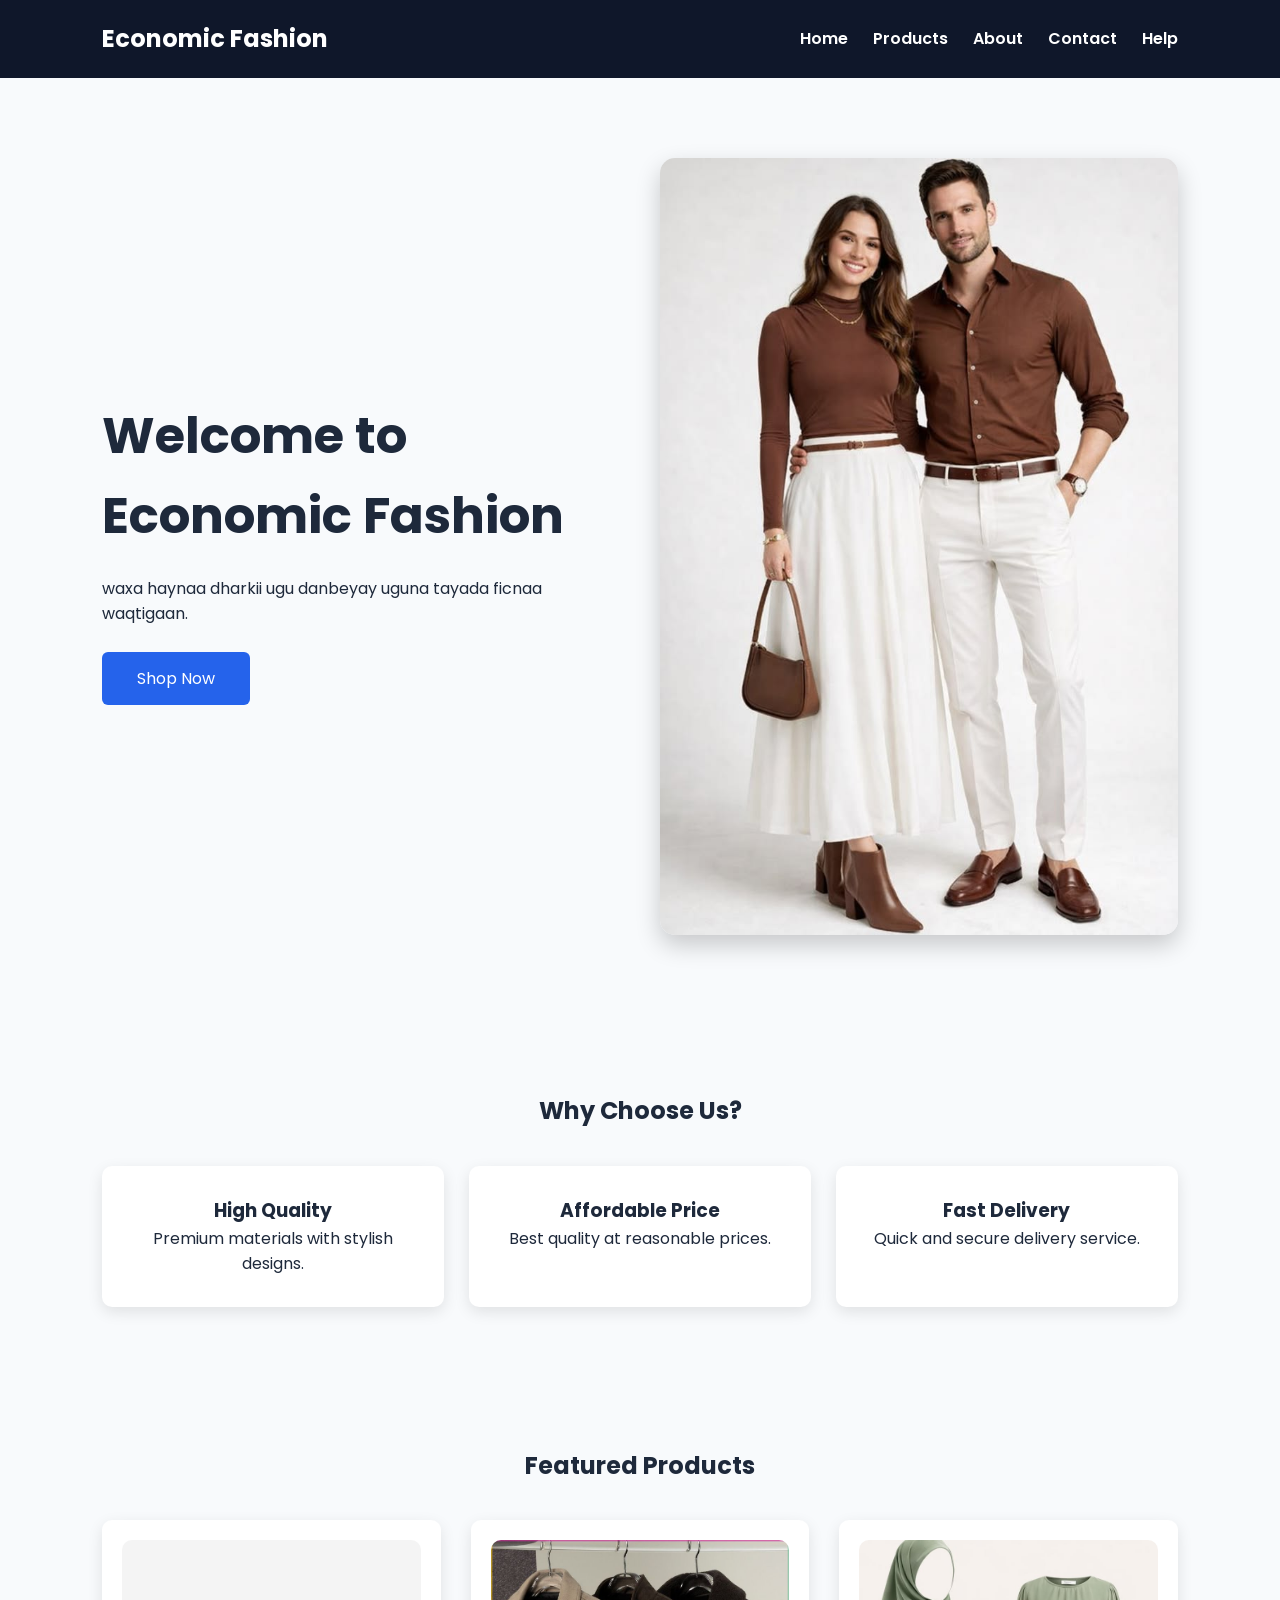
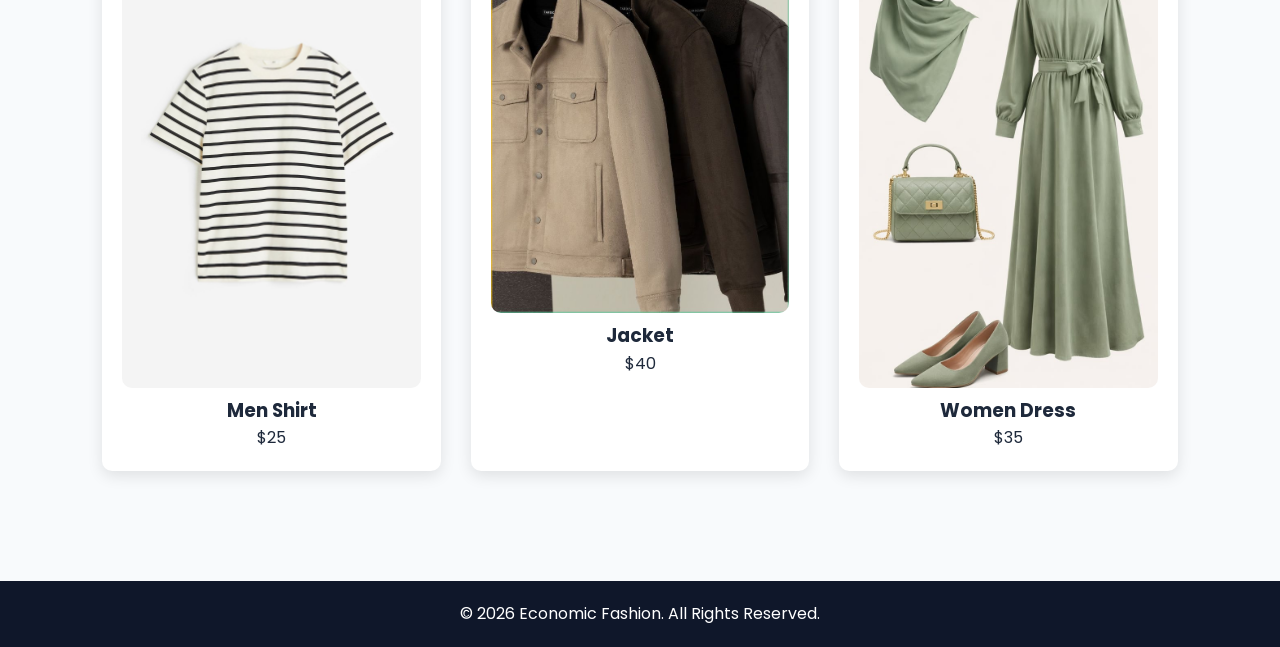
<file: index.html>
<!DOCTYPE html>
<html lang="en">
<head>
<meta charset="UTF-8">
<meta name="viewport" content="width=device-width, initial-scale=1.0">
<title>Economic Fashion</title>

<link rel="stylesheet" href="styles.css">

<link rel="preconnect" href="https://fonts.googleapis.com">
<link rel="preconnect" href="https://fonts.gstatic.com" crossorigin>

<link href="https://fonts.googleapis.com/css2?family=Poppins:wght@300;400;600;700&display=swap" rel="stylesheet">

</head>

<body>

<header>

<div class="logo">
<h2>Economic Fashion</h2>
</div>

<nav>

<ul>

<li><a href="index.html">Home</a></li>

<li><a href="products.html">Products</a></li>

<li><a href="about.html">About</a></li>

<li><a href="contact.html">Contact</a></li>

<li><a href="help.html">Help</a></li>

</ul>

</nav>

</header>


<section class="hero">

<div class="hero-text">

<h1>Welcome to Economic Fashion</h1>

<p>
waxa haynaa dharkii ugu danbeyay uguna tayada ficnaa waqtigaan.
</p>

<a href="products.html" class="btn">
Shop Now
</a>

</div>

<div class="hero-image">

<img src="images/one.png" alt="Fashion">

</div>

</section>


<section class="services">

<h2>Why Choose Us?</h2>

<div class="cards">

<div class="card">

<h3>High Quality</h3>

<p>
Premium materials with stylish designs.
</p>

</div>

<div class="card">

<h3>Affordable Price</h3>

<p>
Best quality at reasonable prices.
</p>

</div>

<div class="card">

<h3>Fast Delivery</h3>

<p>
Quick and secure delivery service.
</p>

</div>

</div>

</section>


<section class="featured">

<h2>Featured Products</h2>

<div class="products">

<div class="product">

<img src="images/T shirt.png" alt="Shirt">

<h3>Men Shirt</h3>

<p>$25</p>

</div>

<div class="product">

<img src="images/jacket.png" alt="Jacket">

<h3>Jacket</h3>

<p>$40</p>

</div>

<div class="product">

<img src="images/women.png" alt="Dress">

<h3>Women Dress</h3>

<p>$35</p>

</div>

</div>

</section>


<footer>

<p>
© 2026 Economic Fashion. All Rights Reserved.
</p>

</footer>

</body>

</html>
</file>
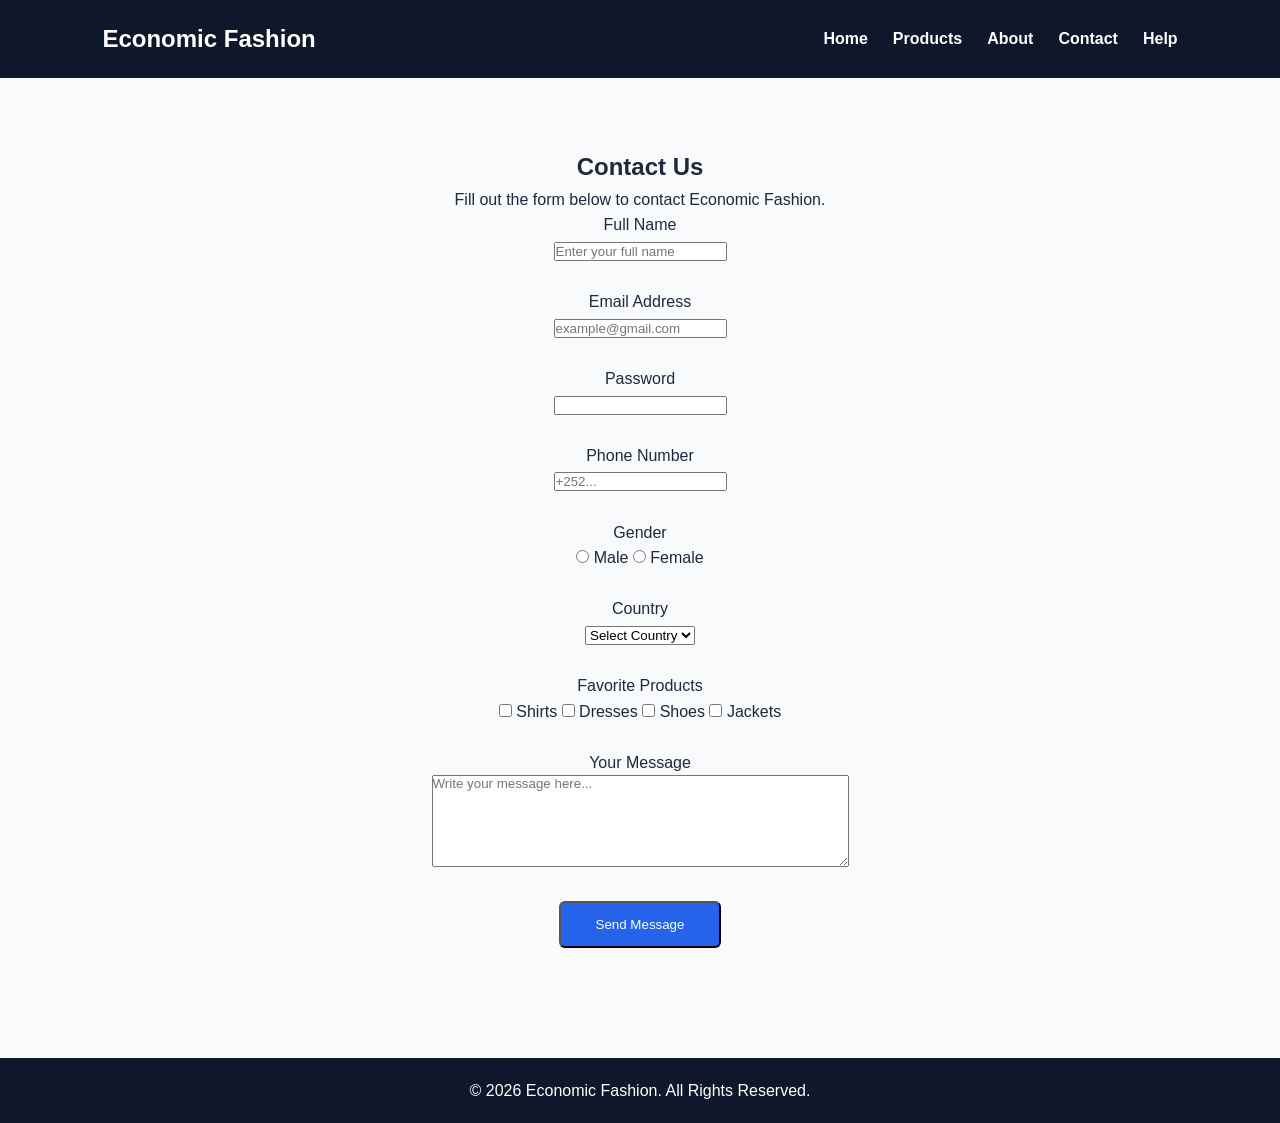
<file: contact.html>
<!DOCTYPE html>
<html lang="en">
<head>
<meta charset="UTF-8">
<meta name="viewport" content="width=device-width, initial-scale=1.0">
<title>Contact | Economic Fashion</title>
<link rel="stylesheet" href="styles.css">
</head>

<body>

<header>
    <div class="logo">
        <h2>Economic Fashion</h2>
    </div>

    <nav>
        <ul>
            <li><a href="index.html">Home</a></li>
            <li><a href="products.html">Products</a></li>
            <li><a href="about.html">About</a></li>
            <li><a href="contact.html">Contact</a></li>
            <li><a href="help.html">Help</a></li>
        </ul>
    </nav>
</header>

<section class="services">

<h1>Contact Us</h1>

<p>Fill out the form below to contact Economic Fashion.</p>

<form>

<label>Full Name</label><br>
<input type="text" placeholder="Enter your full name" required><br><br>

<label>Email Address</label><br>
<input type="email" placeholder="example@gmail.com" required><br><br>

<label>Password</label><br>
<input type="password" minlength="8" required><br><br>

<label>Phone Number</label><br>
<input type="tel" placeholder="+252..." required><br><br>

<label>Gender</label><br>

<input type="radio" name="gender"> Male

<input type="radio" name="gender"> Female

<br><br>

<label>Country</label><br>

<select required>

<option>Select Country</option>

<option>Somalia</option>

<option>Kenya</option>

<option>Ethiopia</option>

<option>Djibouti</option>

</select>

<br><br>

<label>Favorite Products</label><br>

<input type="checkbox"> Shirts

<input type="checkbox"> Dresses

<input type="checkbox"> Shoes

<input type="checkbox"> Jackets

<br><br>

<label>Your Message</label><br>

<textarea rows="6" cols="50"
placeholder="Write your message here..."
required></textarea>

<br><br>

<input class="btn" type="submit" value="Send Message">

</form>

</section>

<footer>

<p>© 2026 Economic Fashion. All Rights Reserved.</p>

</footer>

</body>
</html>
</file>
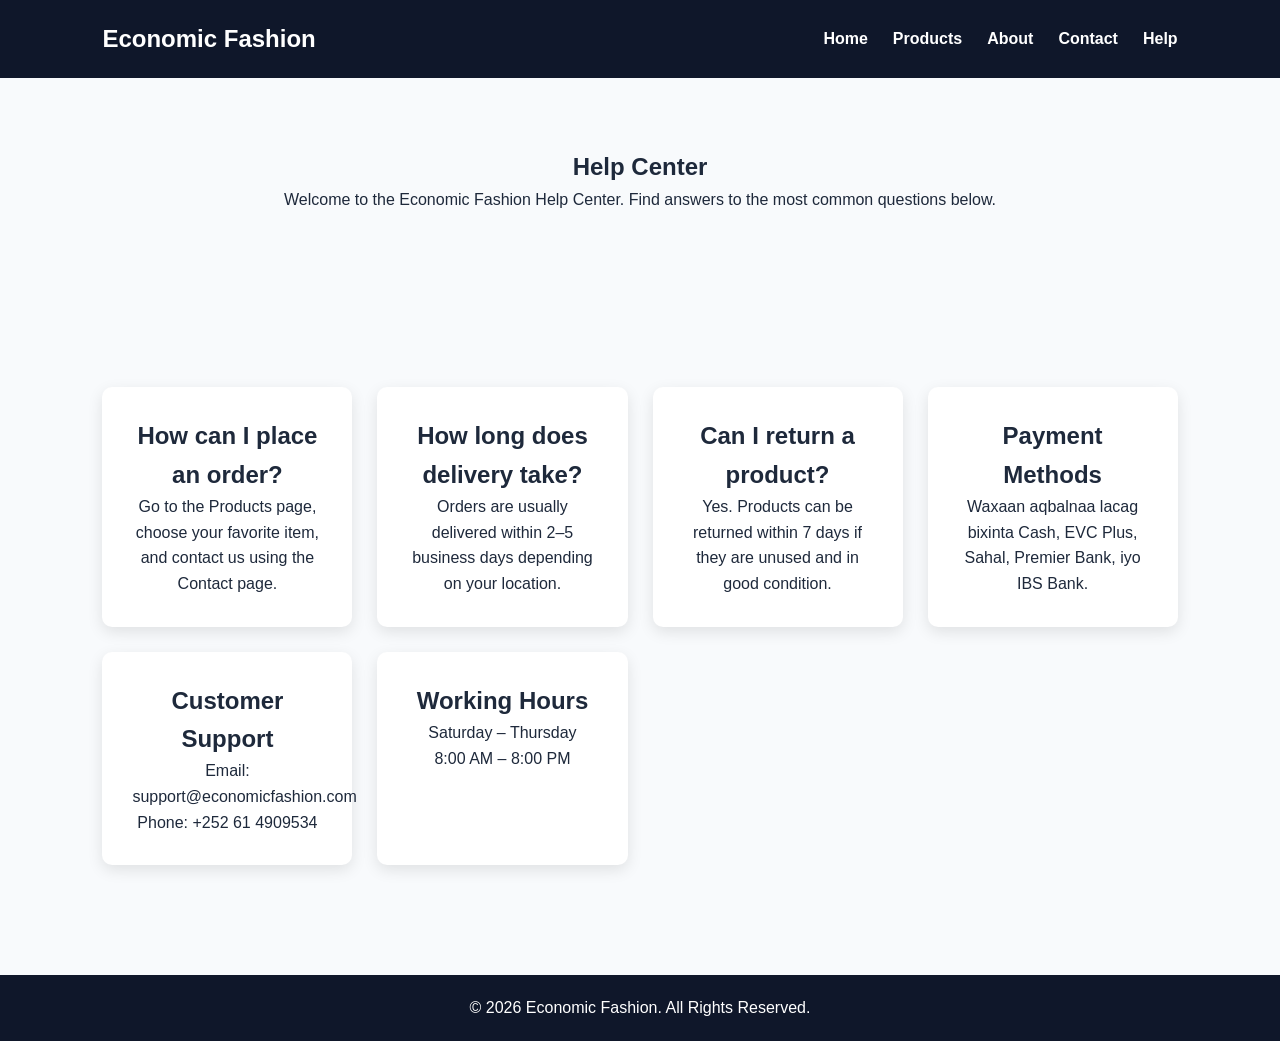
<file: help.html>
<!DOCTYPE html>
<html lang="en">
<head>
<meta charset="UTF-8">
<meta name="viewport" content="width=device-width, initial-scale=1.0">
<title>Help | Economic Fashion</title>
<link rel="stylesheet" href="styles.css">
</head>

<body>

<header>

<div class="logo">
<h2>Economic Fashion</h2>
</div>

<nav>
<ul>

<li><a href="index.html">Home</a></li>
<li><a href="products.html">Products</a></li>
<li><a href="about.html">About</a></li>
<li><a href="contact.html">Contact</a></li>
<li><a href="help.html">Help</a></li>

</ul>
</nav>

</header>

<section class="services">

<h1>Help Center</h1>

<p>
Welcome to the Economic Fashion Help Center.
Find answers to the most common questions below.
</p>

</section>

<section class="featured">

<div class="cards">

<div class="card">

<h2>How can I place an order?</h2>

<p>
Go to the Products page, choose your favorite item,
and contact us using the Contact page.
</p>

</div>

<div class="card">

<h2>How long does delivery take?</h2>

<p>
Orders are usually delivered within
2–5 business days depending on your location.
</p>

</div>

<div class="card">

<h2>Can I return a product?</h2>

<p>
Yes. Products can be returned within
7 days if they are unused and in good condition.
</p>

</div>

<div class="card">

<h2>Payment Methods</h2>

<p>
Waxaan aqbalnaa lacag bixinta Cash, EVC Plus, Sahal, Premier Bank, iyo IBS Bank.
</p>

</div>

<div class="card">

<h2>Customer Support</h2>

<p>
Email: support@economicfashion.com<br>
Phone: +252 61 4909534
</p>

</div>

<div class="card">

<h2>Working Hours</h2>

<p>
Saturday – Thursday<br>
8:00 AM – 8:00 PM
</p>

</div>

</div>

</section>

<footer>

<p>
© 2026 Economic Fashion. All Rights Reserved.
</p>

</footer>

</body>
</html>
</file>
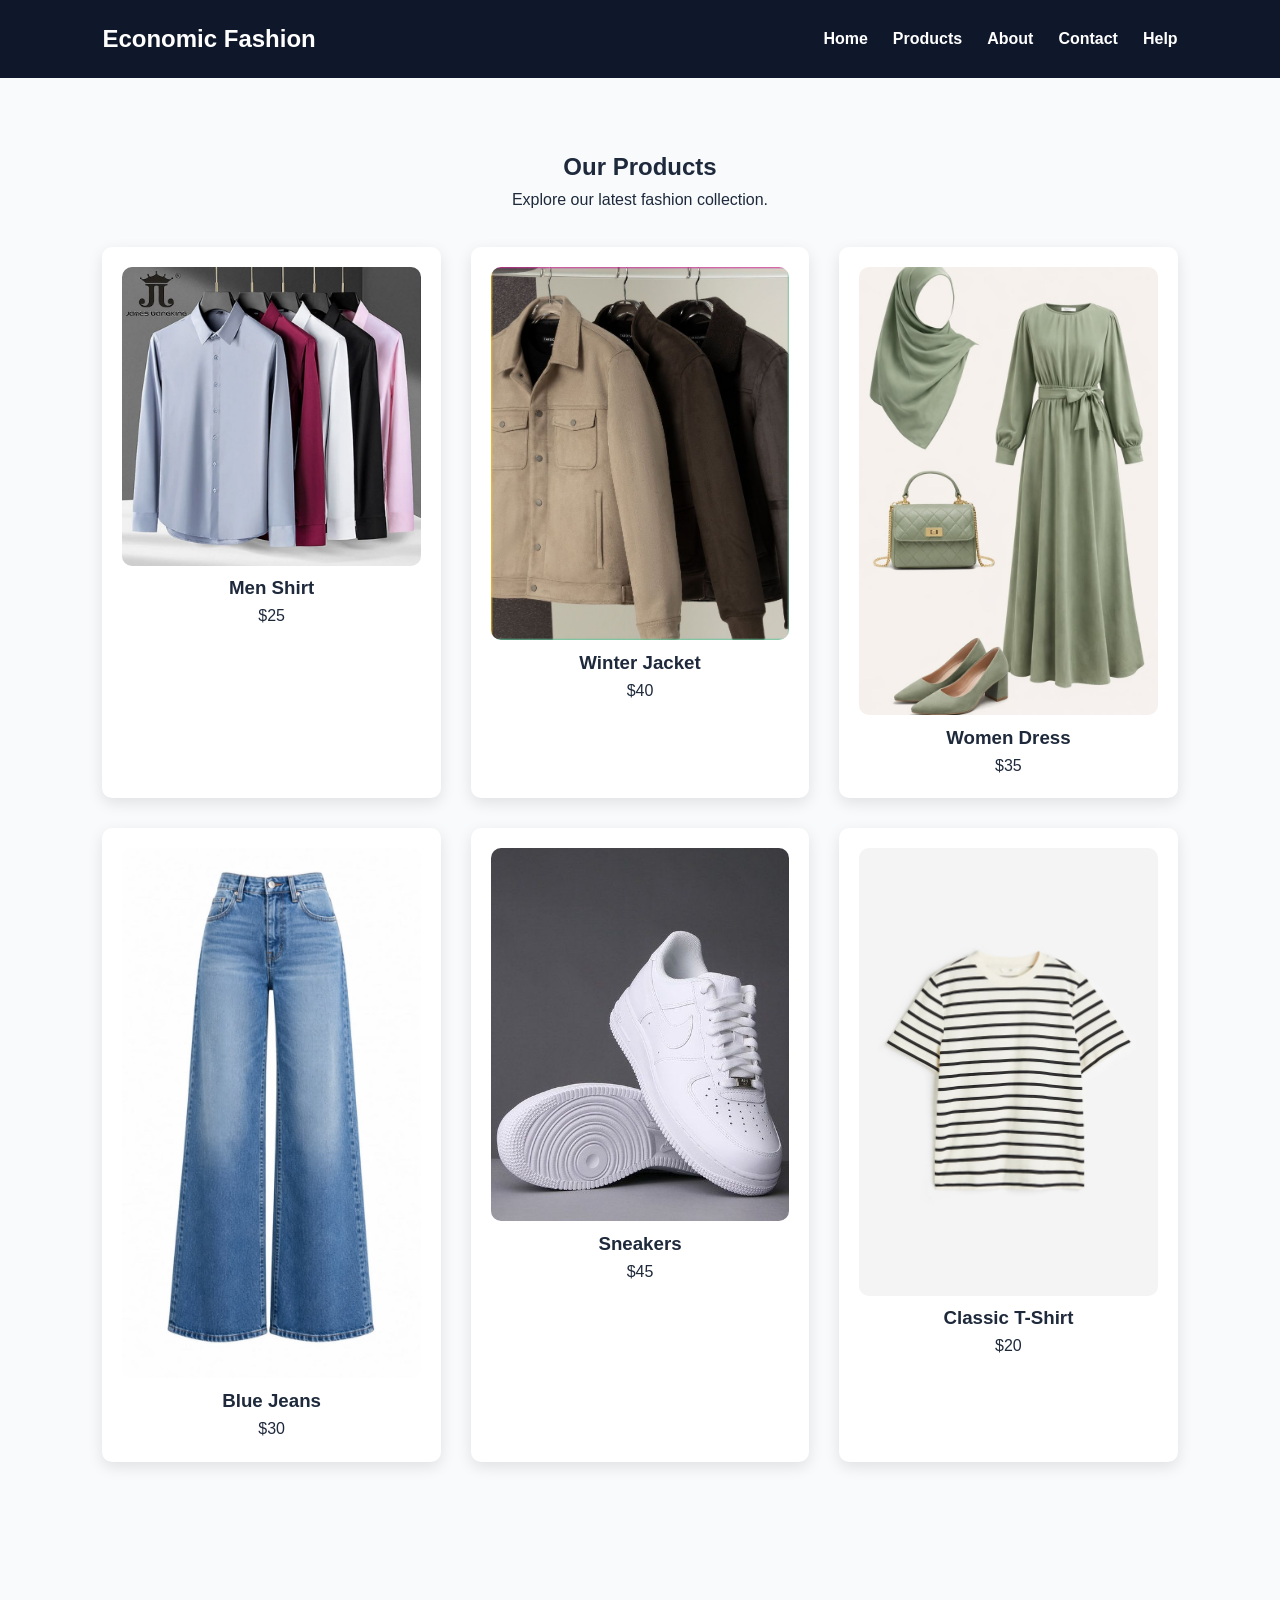
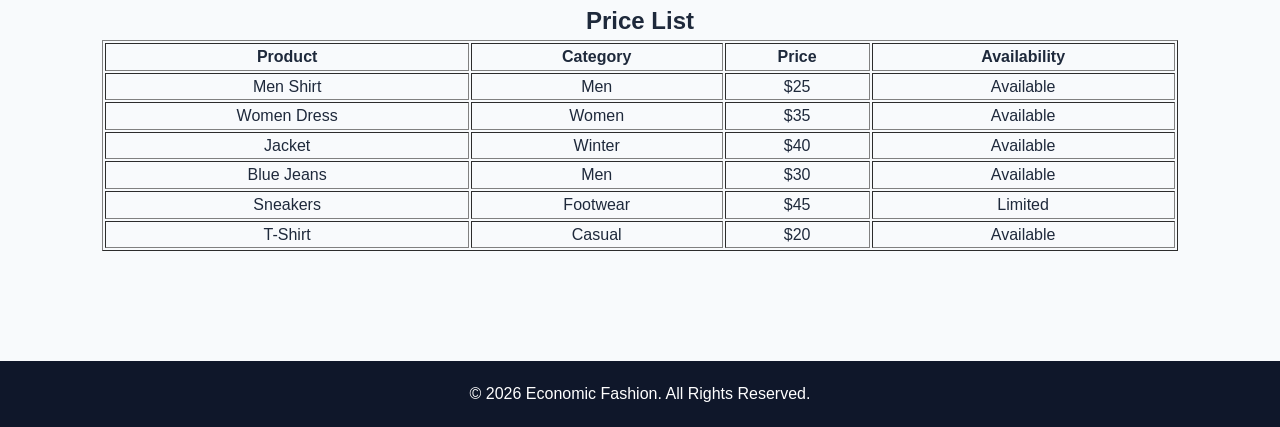
<file: products.html>
<!DOCTYPE html>
<html lang="en">

<head>
<meta charset="UTF-8">
<meta name="viewport" content="width=device-width, initial-scale=1.0">

<title>Products | Economic Fashion</title>

<link rel="stylesheet" href="styles.css"

</head>

<body>

<header>

<div class="logo">
<h2>Economic Fashion</h2>
</div>

<nav>

<ul>

<li><a href="index.html">Home</a></li>
<li><a href="products.html">Products</a></li>
<li><a href="about.html">About</a></li>
<li><a href="contact.html">Contact</a></li>
<li><a href="help.html">Help</a></li>

</ul>

</nav>

</header>

<section class="featured">

<h1>Our Products</h1>

<p>
Explore our latest fashion collection.
</p>

<div class="products">

<div class="product">
<img src="images/men.png" alt="Men Shirt">
<h3>Men Shirt</h3>
<p>$25</p>
</div>

<div class="product">
<img src="images/jacket.png" alt="Jacket">
<h3>Winter Jacket</h3>
<p>$40</p>
</div>

<div class="product">
<img src="images/women.png" alt="Women Dress">
<h3>Women Dress</h3>
<p>$35</p>
</div>

<div class="product">
<img src="images/blue.png" alt="Jeans">
<h3>Blue Jeans</h3>
<p>$30</p>
</div>

<div class="product">
<img src="images/sneakers.png" alt="Sneakers">
<h3>Sneakers</h3>
<p>$45</p>
</div>

<div class="product">
<img src="images/T shirt.png" alt="T-Shirt">
<h3>Classic T-Shirt</h3>
<p>$20</p>
</div>

</div>

</section>

<section class="services">

<h2>Price List</h2>

<table border="1" width="100%" cellpadding="10">

<thead>

<tr>

<th>Product</th>

<th>Category</th>

<th>Price</th>

<th>Availability</th>

</tr>

</thead>

<tbody>

<tr>

<td>Men Shirt</td>

<td>Men</td>

<td>$25</td>

<td>Available</td>

</tr>

<tr>

<td>Women Dress</td>

<td>Women</td>

<td>$35</td>

<td>Available</td>

</tr>

<tr>

<td>Jacket</td>

<td>Winter</td>

<td>$40</td>

<td>Available</td>

</tr>

<tr>

<td>Blue Jeans</td>

<td>Men</td>

<td>$30</td>

<td>Available</td>

</tr>

<tr>

<td>Sneakers</td>

<td>Footwear</td>

<td>$45</td>

<td>Limited</td>

</tr>

<tr>

<td>T-Shirt</td>

<td>Casual</td>

<td>$20</td>

<td>Available</td>

</tr>

</tbody>

</table>

</section>

<footer>

<p>
© 2026 Economic Fashion. All Rights Reserved.
</p>

</footer>

</body>

</html>
</file>
<file: styles.css>
:root{
    --primary:#0f172a;
    --secondary:#2563eb;
    --light:#f8fafc;
    --dark:#1e293b;
    --white:#ffffff;
}

*{
    margin:0;
    padding:0;
    box-sizing:border-box;
    font-family:'Poppins',sans-serif;
}

body{
    background:var(--light);
    color:var(--dark);
    line-height:1.6;
}

/* Header */

header{
    display:flex;
    justify-content:space-between;
    align-items:center;
    padding:20px 8%;
    background:var(--primary);
    position:sticky;
    top:0;
    z-index:1000;
}

.logo h2{
    color:white;
}

nav ul{
    display:flex;
    list-style:none;
}

nav ul li{
    margin-left:25px;
}

nav ul li a{
    text-decoration:none;
    color:white;
    font-weight:600;
    transition:.3s;
}

nav ul li a:hover{
    color:#38bdf8;
}

/* Hero */

.hero{
    display:flex;
    justify-content:space-between;
    align-items:center;
    padding:80px 8%;
    gap:40px;
}

.hero-text{
    flex:1;
}

.hero-text h1{
    font-size:50px;
    margin-bottom:20px;
}

.hero-text p{
    margin-bottom:25px;
}

.btn{
    display:inline-block;
    background:var(--secondary);
    color:white;
    padding:14px 35px;
    text-decoration:none;
    border-radius:6px;
    transition:.3s;
}

.btn:hover{
    background:#1d4ed8;
}

.hero-image{
    flex:1;
}

.hero-image img{
    width:100%;
    border-radius:15px;
    box-shadow:0 10px 25px rgba(0,0,0,.2);
}

/* Cards */

.services{
    padding:70px 8%;
    text-align:center;
}

.cards{
    display:grid;
    grid-template-columns:repeat(auto-fit,minmax(250px,1fr));
    gap:25px;
    margin-top:35px;
}

.card{
    background:white;
    padding:30px;
    border-radius:10px;
    box-shadow:0 5px 15px rgba(0,0,0,.1);
    transition:.3s;
}

.card:hover{
    transform:translateY(-8px);
}

/* Products */

.featured{
    padding:70px 8%;
    text-align:center;
}

.products{
    display:grid;
    grid-template-columns:repeat(auto-fit,minmax(250px,1fr));
    gap:30px;
    margin-top:35px;
}

.product{
    background:white;
    padding:20px;
    border-radius:10px;
    box-shadow:0 5px 15px rgba(0,0,0,.1);
    transition:.3s;
}

.product:hover{
    transform:scale(1.05);
}

.product img{
    width:100%;
    border-radius:10px;
}

/* Footer */

footer{
    background:var(--primary);
    color:white;
    text-align:center;
    padding:20px;
    margin-top:40px;
}
</file>
